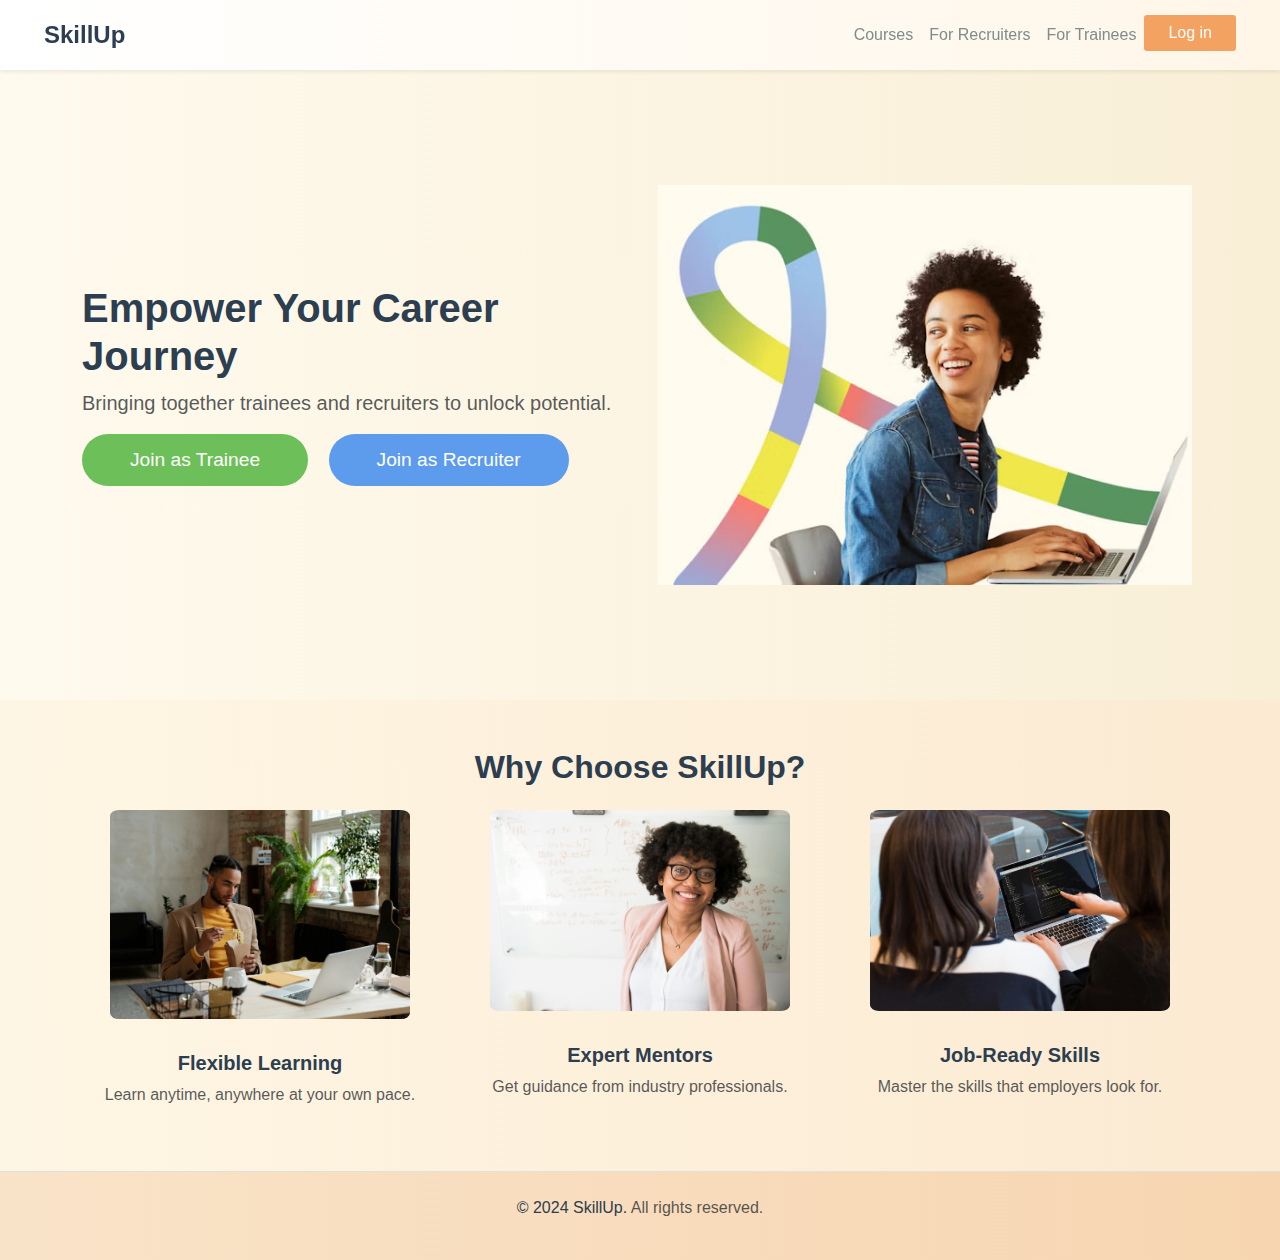
<file: ProjetS3/WebContent/template/index.html>
<!DOCTYPE html>
<html lang="en">
<head>
    <meta charset="UTF-8">
    <meta name="viewport" content="width=device-width, initial-scale=1.0">
    <link href="https://cdn.jsdelivr.net/npm/bootstrap@5.3.3/dist/css/bootstrap.min.css" rel="stylesheet">
    <link rel="stylesheet" href="styles.css">
    <title>E-Learning Platform</title>
</head>
<body>
    <!-- Navbar -->
    <nav class="navbar navbar-expand-lg navbar-light bg-white shadow-sm sticky-top">
        <div class="container-fluid">
            <a class="navbar-brand fw-bold" href="#">SkillUp</a>
            <button class="navbar-toggler" type="button" data-bs-toggle="collapse" data-bs-target="#navbarNav">
                <span class="navbar-toggler-icon"></span>
            </button>
            <div class="collapse navbar-collapse" id="navbarNav">
                <ul class="navbar-nav ms-auto">
                    <li class="nav-item"><a class="nav-link" href="#">Courses</a></li>
                    <li class="nav-item"><a class="nav-link" href="recruiter.html">For Recruiters</a></li>
                    <li class="nav-item"><a class="nav-link" href="#">For Trainees</a></li>
                    <li class="nav-item"><a class="btn btn-primary  px-4 signup-btn" href="login.html">Log in</a></li>
                </ul>
            </div>
        </div>
    </nav>

    <!-- Hero Section -->
   <!-- Hero Section -->
<header class="hero-section d-flex align-items-center">
    <div class="container">
        <div class="row align-items-center">
            <!-- Left Content -->
            <div class="col-md-6 text-center text-md-start">
                <h1 class=" display-4 fw-bold">Empower Your Career Journey</h1>
                <p class="lead text-muted">Bringing together trainees and recruiters to unlock potential.</p>
                <a class="btn btn-success btn-lg rounded-pill px-5 me-3 trainee-btn"  href="signup.html">Join as Trainee</a>
                <a class="btn btn-outline-primary btn-lg rounded-pill px-5 recruiter-btn" href="recruiter.html">Join as Recruiter</a>
            </div>
            <!-- Right Image -->
            <div class="col-md-6 text-center">
                <img src="home_banner.jpg" alt="Hero" class="img-fluid rounded">
            </div>
        </div>
    </div>
</header>


    <!-- Features Section -->
    <section class="features py-5">
        <div class="container text-center">
            <h2 class="fw-bold  mb-4">Why Choose SkillUp?</h2>
            <div class="row">
                <div class="col-md-4">
                    <img src="remote.jpg" alt="Icon 1" class="mb-3">
                    <h5 class="fw-bold">Flexible Learning</h5>
                    <p class="text-muted">Learn anytime, anywhere at your own pace.</p>
                </div>
                <div class="col-md-4">
                    <img src="mentor.jpg" alt="Icon 2" class="mb-3">
                    <h5 class="fw-bold">Expert Mentors</h5>
                    <p class="text-muted">Get guidance from industry professionals.</p>
                </div>
                <div class="col-md-4">
                    <img src="ready.jpg" alt="Icon 3" class="mb-3">
                    <h5 class="fw-bold">Job-Ready Skills</h5>
                    <p class="text-muted">Master the skills that employers look for.</p>
                </div>
            </div>
        </div>
    </section>

    <!-- Footer -->
    <footer class="text-center py-4">
        <p class="text-muted"><a href="">&copy; 2024 SkillUp.</a> All rights reserved.</p>
    </footer>

    <script src="https://cdn.jsdelivr.net/npm/bootstrap@5.3.3/dist/js/bootstrap.bundle.min.js"></script>
</body>
</html>
</file>
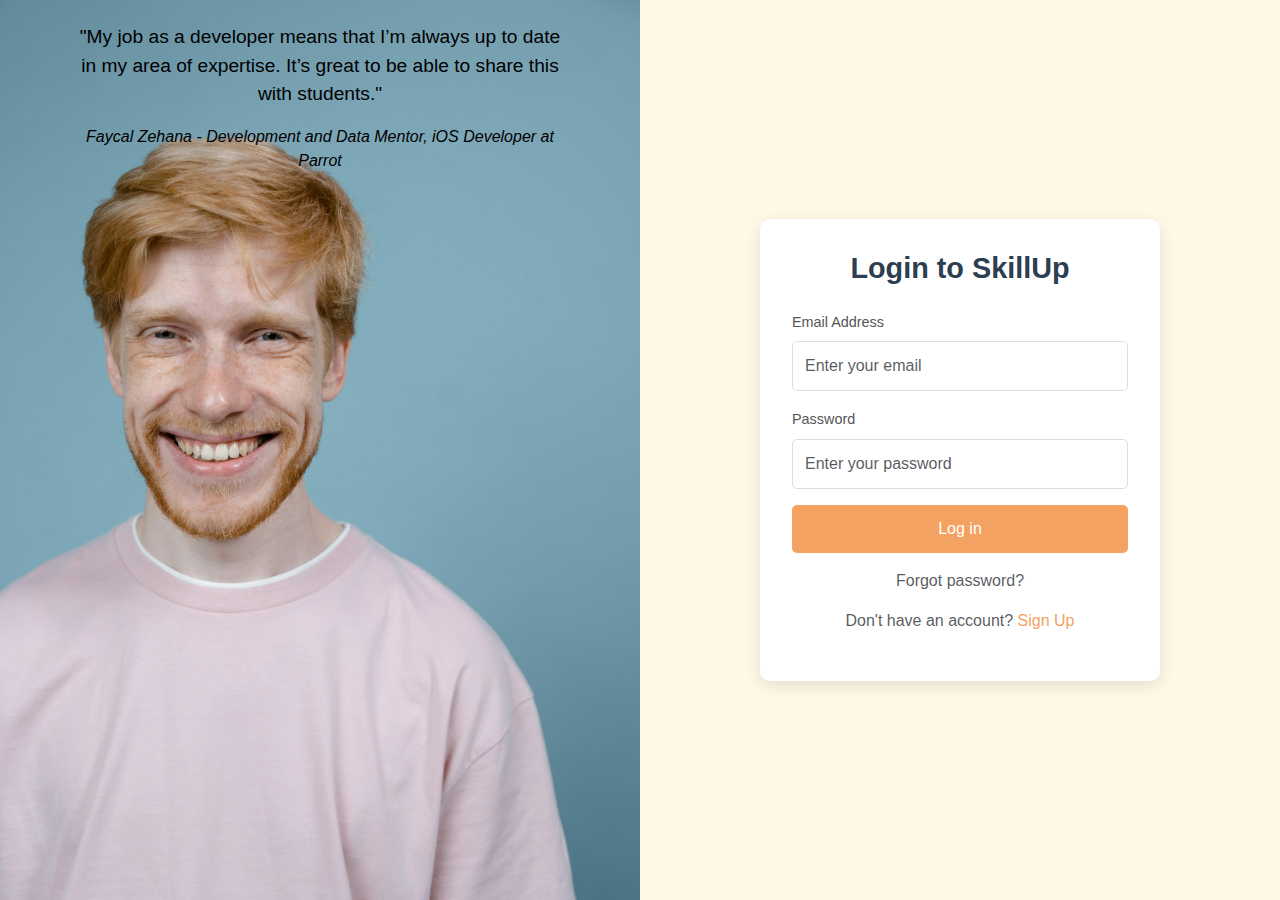
<file: ProjetS3/WebContent/template/login.html>
<!DOCTYPE html>
<html lang="en">
<head>
    <meta charset="UTF-8">
    <meta name="viewport" content="width=device-width, initial-scale=1.0">
    <title>Login - SkillUp</title>
    <link href="https://cdn.jsdelivr.net/npm/bootstrap@5.3.3/dist/css/bootstrap.min.css" rel="stylesheet">
    <link rel="stylesheet" href="styles1.css">
</head>
<body>
    <!-- Main Container -->
    <div class="d-flex login-container">
        <!-- Left Side (Testimonial and Image) -->
        <div class="left-side d-flex flex-column justify-content-center align-items-center">
            <div class="testimonial text-center">
                <p class="testimonial-text">
                    "My job as a developer means that I’m always up to date in my area of expertise. It’s great to be able to share this with students."
                </p>
                <p class="testimonial-author">
                    Faycal Zehana - Development and Data Mentor, iOS Developer at Parrot
                </p>
            </div>
            
        </div>

        <!-- Right Side (Login Form) -->
        <div class="right-side d-flex justify-content-center align-items-center">
            <div class="login-form">
                <h1 class="text-center mb-4">Login to SkillUp</h1>
                <form>
                    <div class="mb-3">
                        <label for="email" class="form-label">Email Address</label>
                        <input type="email" class="form-control" id="email" placeholder="Enter your email" required>
                    </div>
                    <div class="mb-3">
                        <label for="password" class="form-label">Password</label>
                        <input type="password" class="form-control" id="password" placeholder="Enter your password" required>
                    </div>
                    <button type="submit" class="btn btn-primary w-100">Log in</button>
                    <div class="mt-3 text-center">
                        <a href="#" class="text-muted">Forgot password?</a>
                    </div>
                    <div class="mt-4 text-center">
                        <p class="text-muted">Don't have an account? <a href="signup.html">Sign Up</a></p>
                    </div>
                </form>
            </div>
        </div>
    </div>


    <script src="https://cdn.jsdelivr.net/npm/bootstrap@5.3.3/dist/js/bootstrap.bundle.min.js"></script>
</body>
</html>
</file>
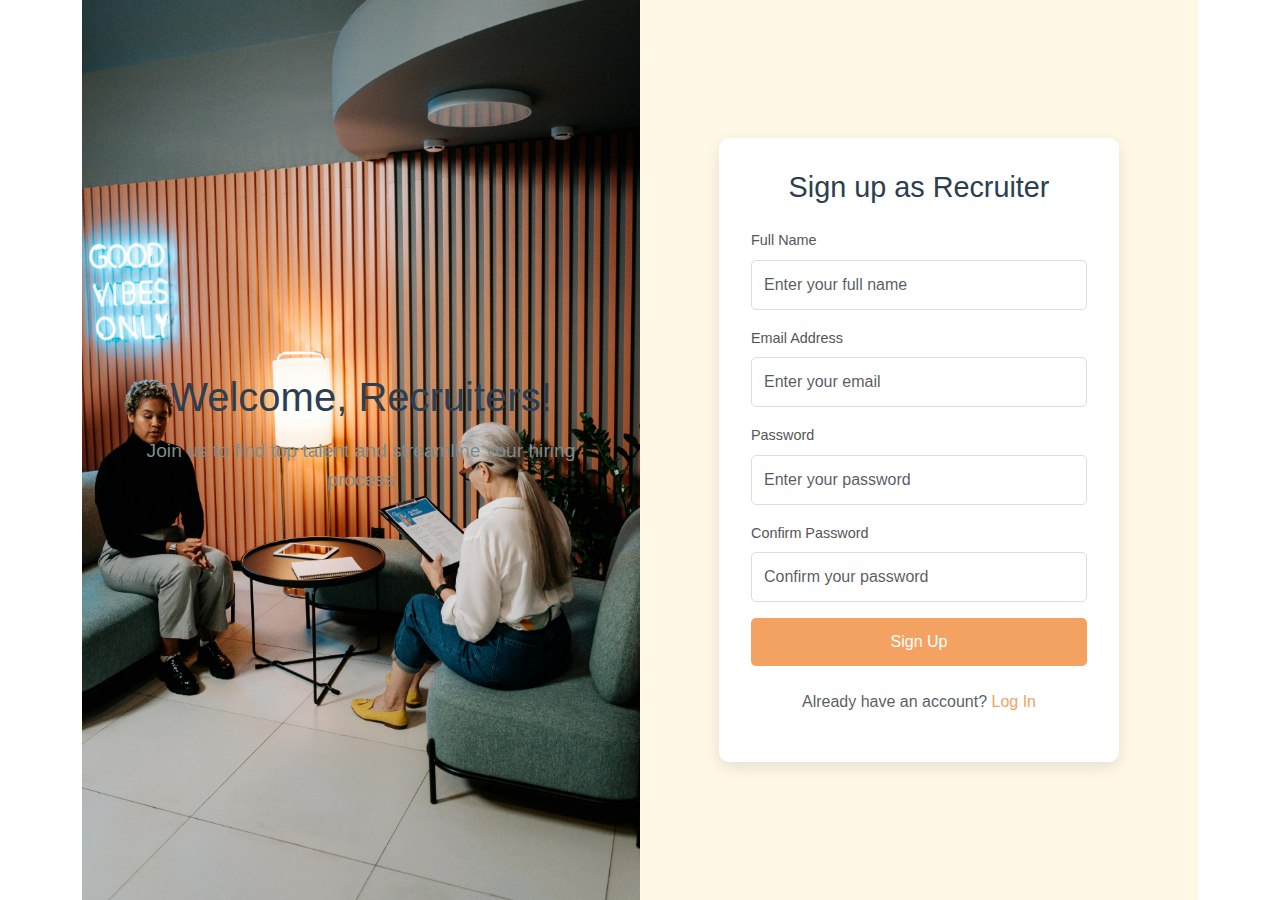
<file: ProjetS3/WebContent/template/recruiter.html>
<!DOCTYPE html>
<html lang="en">
<head>
    <meta charset="UTF-8">
    <meta name="viewport" content="width=device-width, initial-scale=1.0">
    <title>Signup - SkillUp</title>
    <link rel="stylesheet" href="styles2.css">
    <link href="https://cdn.jsdelivr.net/npm/bootstrap@5.3.0-alpha3/dist/css/bootstrap.min.css" rel="stylesheet">
    
</head>
<body>
    <div class="container">
        <!-- Left Side -->
        
        <div class="left-side d-flex justify-content-center align-items-center" id="left-side">
            
            <div class="welcome-message text-center">
                <h2>Welcome, Recruiters!</h2>
                <p>Join us to find top talent and streamline your hiring process</p>
               
            </div>
        
    </div>
        <!-- Right Side -->
        <div class="right-side d-flex justify-content-center align-items-center">
            <div class="signup-form">
                <h1 class="text-center mb-4" id="decider">Sign up as Recruiter</h1>
                <form>
                    <div class="mb-3">
                        <label for="name" class="form-label">Full Name</label>
                        <input type="text" class="form-control" id="name" placeholder="Enter your full name" required>
                    </div>
                    <div class="mb-3">
                        <label for="email" class="form-label">Email Address</label>
                        <input type="email" class="form-control" id="email" placeholder="Enter your email" required>
                    </div>
                    <div class="mb-3">
                        <label for="password" class="form-label">Password</label>
                        <input type="password" class="form-control" id="password" placeholder="Enter your password" required>
                    </div>
                    <div class="mb-3">
                        <label for="confirm-password" class="form-label">Confirm Password</label>
                        <input type="password" class="form-control" id="confirm-password" placeholder="Confirm your password" required>
                    </div>
                    <button type="submit" class="btn btn-primary w-100">Sign Up</button>
                    <div class="mt-4 text-center">
                        <p class="text-muted">Already have an account? <a href="login.html">Log In</a></p>
                    </div>
                </form>
            </div>
        </div>
    </div>
    <script src="script.js"></script>
</body>
</html>
</file>
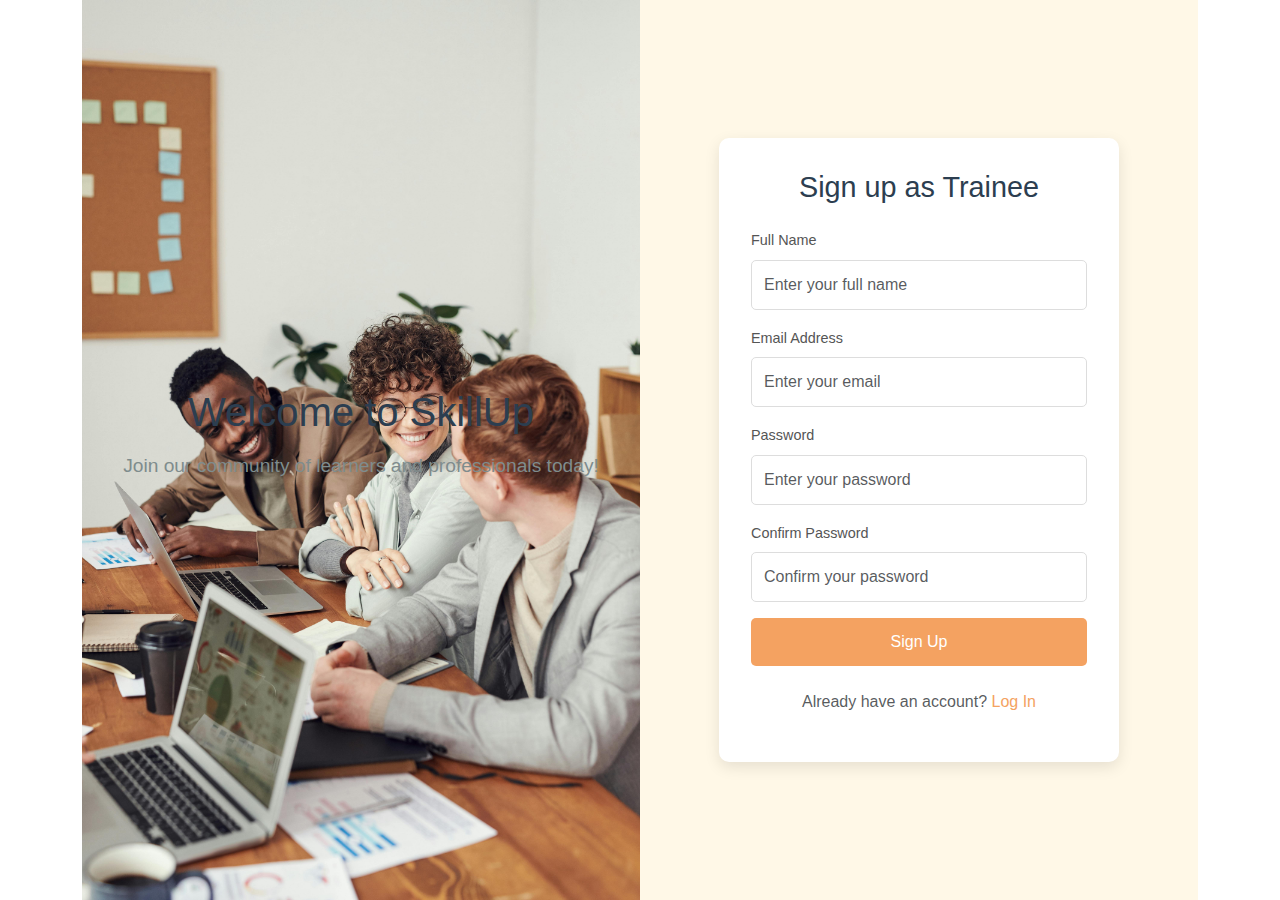
<file: ProjetS3/WebContent/template/signup.html>
<!DOCTYPE html>
<html lang="en">
<head>
    <meta charset="UTF-8">
    <meta name="viewport" content="width=device-width, initial-scale=1.0">
    <title>Signup - SkillUp</title>
    <link rel="stylesheet" href="styles2.css">
    <link href="https://cdn.jsdelivr.net/npm/bootstrap@5.3.0-alpha3/dist/css/bootstrap.min.css" rel="stylesheet">
    
</head>
<body>
    <div class="container">
        <!-- Left Side -->
        
        <div class="left-side d-flex justify-content-center align-items-center" id="left-side">
            
            <div class="welcome-message text-center">
                <h2>Welcome to SkillUp</h2>
                <p>Join our community of learners and professionals today!</p>
               
            </div>
        
    </div>
        <!-- Right Side -->
        <div class="right-side d-flex justify-content-center align-items-center">
            <div class="signup-form">
                <h1 class="text-center mb-4" id="decider">Sign up as Trainee</h1>
                <form>
                    <div class="mb-3">
                        <label for="name" class="form-label">Full Name</label>
                        <input type="text" class="form-control" id="name" placeholder="Enter your full name" required>
                    </div>
                    <div class="mb-3">
                        <label for="email" class="form-label">Email Address</label>
                        <input type="email" class="form-control" id="email" placeholder="Enter your email" required>
                    </div>
                    <div class="mb-3">
                        <label for="password" class="form-label">Password</label>
                        <input type="password" class="form-control" id="password" placeholder="Enter your password" required>
                    </div>
                    <div class="mb-3">
                        <label for="confirm-password" class="form-label">Confirm Password</label>
                        <input type="password" class="form-control" id="confirm-password" placeholder="Confirm your password" required>
                    </div>
                    <button type="submit" class="btn btn-primary w-100">Sign Up</button>
                    <div class="mt-4 text-center">
                        <p class="text-muted">Already have an account? <a href="login.html">Log In</a></p>
                    </div>
                </form>
            </div>
        </div>
    </div>
    <script src="script.js"></script>
</body>

</html>
</file>
<file: ProjetS3/WebContent/template/styles.css>
/* General Body Styles */
body {
    margin: 0;
    font-family: 'Roboto', sans-serif;
    background-color: #f7f9fc; /* Soft light gray */
    color: #2c3e50; /* Dark slate gray */
}

/* Navbar */
.navbar {
    background: linear-gradient(to right, #ffffff, #fff6e8); /* Soft white gradient */
    padding: 0.75rem 2rem;
    box-shadow: 0 2px 5px rgba(0, 0, 0, 0.1);
}

.navbar-brand {
    font-size: 1.5rem;
    color: #2c3e50;
}

.nav-link {
    font-size: 1rem;
    color: #7f8c8d; /* Medium gray */
    transition: color 0.3s ease; /* Smooth hover effect */
}

.nav-link:hover {
    color: #2c3e50; /* Dark slate gray hover effect */
}

.signup-btn {
    border-radius: 3px;
    background-color: #f4a261; /* Warm orange */
    color: #ffffff;
    border: none;
    transition: background-color 0.3s ease, color 0.3s ease;
}

.signup-btn:hover {
    background-color: #e68a4f; /* Deeper warm orange */
    color: #ffffff;
}

/* Hero Section */
.hero-section {
    background: linear-gradient(to right, #fffaee, #f9efd7); /* Warm gradient */
    height: 70vh;
    padding: 20px;
}

.hero-section h1 {
    font-size: 2.5rem;
    color: #2c3e50; /* Dark slate gray */
}

.hero-section p {
    color: #7f8c8d; /* Medium gray */
}

.hero-section img {
    max-height: 400px;
    object-fit: contain;
    width: 100%;
    border-radius: 10px;
}

.hero-section .btn {
    font-size: 1.2rem;
    border: none;
    padding: 0.75rem 1.5rem;
    transition: background-color 0.3s ease, transform 0.2s ease;
}

.trainee-btn {
    background-color: #6dbf59; /* Fresh green */
    color: #ffffff;
}

.trainee-btn:hover {
    background-color: #57a94c; /* Darker fresh green */
    transform: translateY(-3px); /* Slight lift on hover */
}

.recruiter-btn {
    background-color: #5d9cec; /* Cool blue */
    color: #ffffff;
}

.recruiter-btn:hover {
    background-color: #4b87d9; /* Darker cool blue */
    transform: translateY(-3px);
}

/* Features Section */
.features {
    background: linear-gradient(to right, #fef6e4, #fcead2); /* Warm, inviting gradient */
    padding: 2rem;
    text-align: center;
}

.features img {
    width: 300px;
    height: auto;
    margin-bottom: 1rem;
    border-radius:3%;
}

.features h5 {
    font-size: 1.25rem;
    color: #2c3e50; /* Dark slate gray */
    margin-top: 1rem;
}

.features p {
    color: #7f8c8d; /* Medium gray */
}

/* Footer */
footer {
    background: linear-gradient(to right, #f9e3c8, #f7d5b1); /* Soft pastel gradient */
    color: #5e5e5e; /* Medium gray */
    border-top: 1px solid #e0e0e0; /* Light gray border */
    padding: 1rem;
    text-align: center;
}

footer a {
    color: #2c3e50; /* Dark slate gray */
    text-decoration: none;
    transition: color 0.3s ease;
}

footer a:hover {
    color: #f4a261; /* Warm orange */
}
</file>
<file: ProjetS3/WebContent/template/styles1.css>
/* General Body Styles */
body {
    margin: 0;
    font-family: 'Roboto', sans-serif;
    background-color: #f7f9fc; /* Light gray background */
}

/* Main Container (Flex Layout) */
.login-container {
    display: flex;
    height: 100vh;
}

/* Left Side (Testimonial + Image) */
.left-side {
    background-image: url('left-side\ \(2\).jpg'); /* Image URL here */
    background-size: cover;
    background-position: 90% 0;
    color: #fff;
    width: 50%;
    padding: 50px;
    text-align: center;
}

.testimonial {
    position: relative;
    top:-45%;
    padding: 1.5rem; /* Adjust spacing around the text */
    text-align: center;
    background-color: #f9f9f900; /* Light background for contrast */
    border-radius: 10px;
    color: #000; /* Ensure the text is black */
    margin-top: 1rem; /* Add some spacing above the div */
}

.testimonial-text {
    margin: 0 0 1rem 0; /* Add spacing between the text and the author */
    font-size: 1.2rem; /* Adjust size for readability */
    font-weight: 500; /* Slightly bold for emphasis */
}

.testimonial-author {
    margin: 0; /* Remove margin for consistency */
    font-size: 1rem; /* Slightly smaller font for the author */
    font-style: italic; /* Italicize the author for distinction */
    color: #000; /* Use a softer black for the author */
}


/* Right Side (Login Form) */
/* Right Side Container */
.right-side {
    background-color: #fff8e7; /* Subtle yellow to echo the left side */
    height: 100vh; /* Full viewport height */
    display: flex;
    justify-content: center;
    align-items: center;
    padding: 2rem;
    width:50%;
}

/* Login Form Container */
.login-form {
    background-color: #ffffff; /* Clean white background for contrast */
    border-radius: 10px; /* Rounded corners for a modern look */
    padding: 2rem; /* Inner spacing for breathing room */
    box-shadow: 0 5px 15px rgba(0, 0, 0, 0.1); /* Soft shadow for depth */
    max-width: 400px; /* Restrict form width */
    width: 100%; /* Responsive width */
}

/* Form Heading */
.login-form h1 {
    font-size: 1.8rem;
    font-weight: bold;
    color: #2c3e50; /* Dark slate gray for readability */
    margin-bottom: 1.5rem;
}

/* Form Labels */
.login-form .form-label {
    font-size: 0.9rem;
    color: #555; /* Medium gray for labels */
}

/* Input Fields */
.login-form .form-control {
    border: 1px solid #ddd; /* Light gray border */
    border-radius: 5px;
    padding: 0.75rem;
    font-size: 1rem;
}

/* Input Focus State */
.login-form .form-control:focus {
    border-color: #f4a261; /* Accent color on focus */
    box-shadow: 0 0 5px rgba(244, 162, 97, 0.5); /* Soft glow */
}

/* Primary Button */
.login-form .btn-primary {
    background-color: #f4a261; /* Vibrant accent color */
    border: none;
    border-radius: 5px;
    font-size: 1rem;
    padding: 0.75rem;
    transition: background-color 0.3s ease;
}

.login-form .btn-primary:hover {
    background-color: #e68a4f; /* Slightly deeper shade on hover */
}

/* Links */
.login-form a {
    color: #f4a261; /* Accent color for links */
    text-decoration: none;
    font-weight: 500;
    transition: color 0.3s ease;
}

.login-form a:hover {
    color: #e68a4f; /* Darker accent on hover */
}

/* Additional Spacing for Text Below Form */
.login-form .mt-3, .login-form .mt-4 {
    margin-top: 1rem !important;
}






/* Footer */


/* Responsive Design */
@media (max-width: 768px) {
    .login-container {
        flex-direction: column; /* Stack elements vertically on small screens */
    }

    .left-side, .right-side {
        width: 100%; /* Full width for each side on mobile */
    }
}
</file>
<file: ProjetS3/WebContent/template/styles2.css>
/* General Container */
.container {
    display: flex;
    height: 100vh;
    font-family: Arial, sans-serif;
    overflow: hidden;
    
}

/* Left Side */
.left-side {
    flex: 1;
    
    text-align: center;
    padding: 2rem;
    display: flex;
    flex-direction: column;
    justify-content: center;
    align-items: center;
    
}

.left-side h2 {
    font-size: 2.5rem;
    color: #2c3e50; /* Dark slate gray */
    margin-bottom: 1rem;
}

.left-side p {
    color: #7f8c8d; /* Medium gray */
    font-size: 1.2rem;
    margin-bottom: 2rem;
}

.left-side img {
    max-width: 80%;
    height: auto;
    border-radius: 10px;
    z-index:-1000;
}

/* Right Side */
.right-side {
    flex: 1;
    background-color: #fff8e7; /* Subtle yellow for harmony */
    display: flex;
    justify-content: center;
    align-items: center;
    padding: 2rem;
}

.signup-form {
    background-color: #ffffff;
    border-radius: 10px;
    padding: 2rem;
    box-shadow: 0 5px 15px rgba(0, 0, 0, 0.1);
    max-width: 400px;
    width: 100%;
}

.signup-form h1 {
    font-size: 1.8rem;
    color: #2c3e50; /* Dark slate gray */
    margin-bottom: 1.5rem;
}

.signup-form .form-label {
    font-size: 0.9rem;
    color: #555;
}

.signup-form .form-control {
    border: 1px solid #ddd;
    border-radius: 5px;
    padding: 0.75rem;
    font-size: 1rem;
}

.signup-form .form-control:focus {
    border-color: #f4a261;
    box-shadow: 0 0 5px rgba(244, 162, 97, 0.5);
}

.signup-form .btn-primary {
    background-color: #f4a261;
    border: none;
    border-radius: 5px;
    font-size: 1rem;
    padding: 0.75rem;
    transition: background-color 0.3s ease;
}

.signup-form .btn-primary:hover {
    background-color: #e68a4f;
}

.signup-form a {
    color: #f4a261;
    text-decoration: none;
    font-weight: 500;
    transition: color 0.3s ease;
}

.signup-form a:hover {
    color: #e68a4f;
}
</file>
